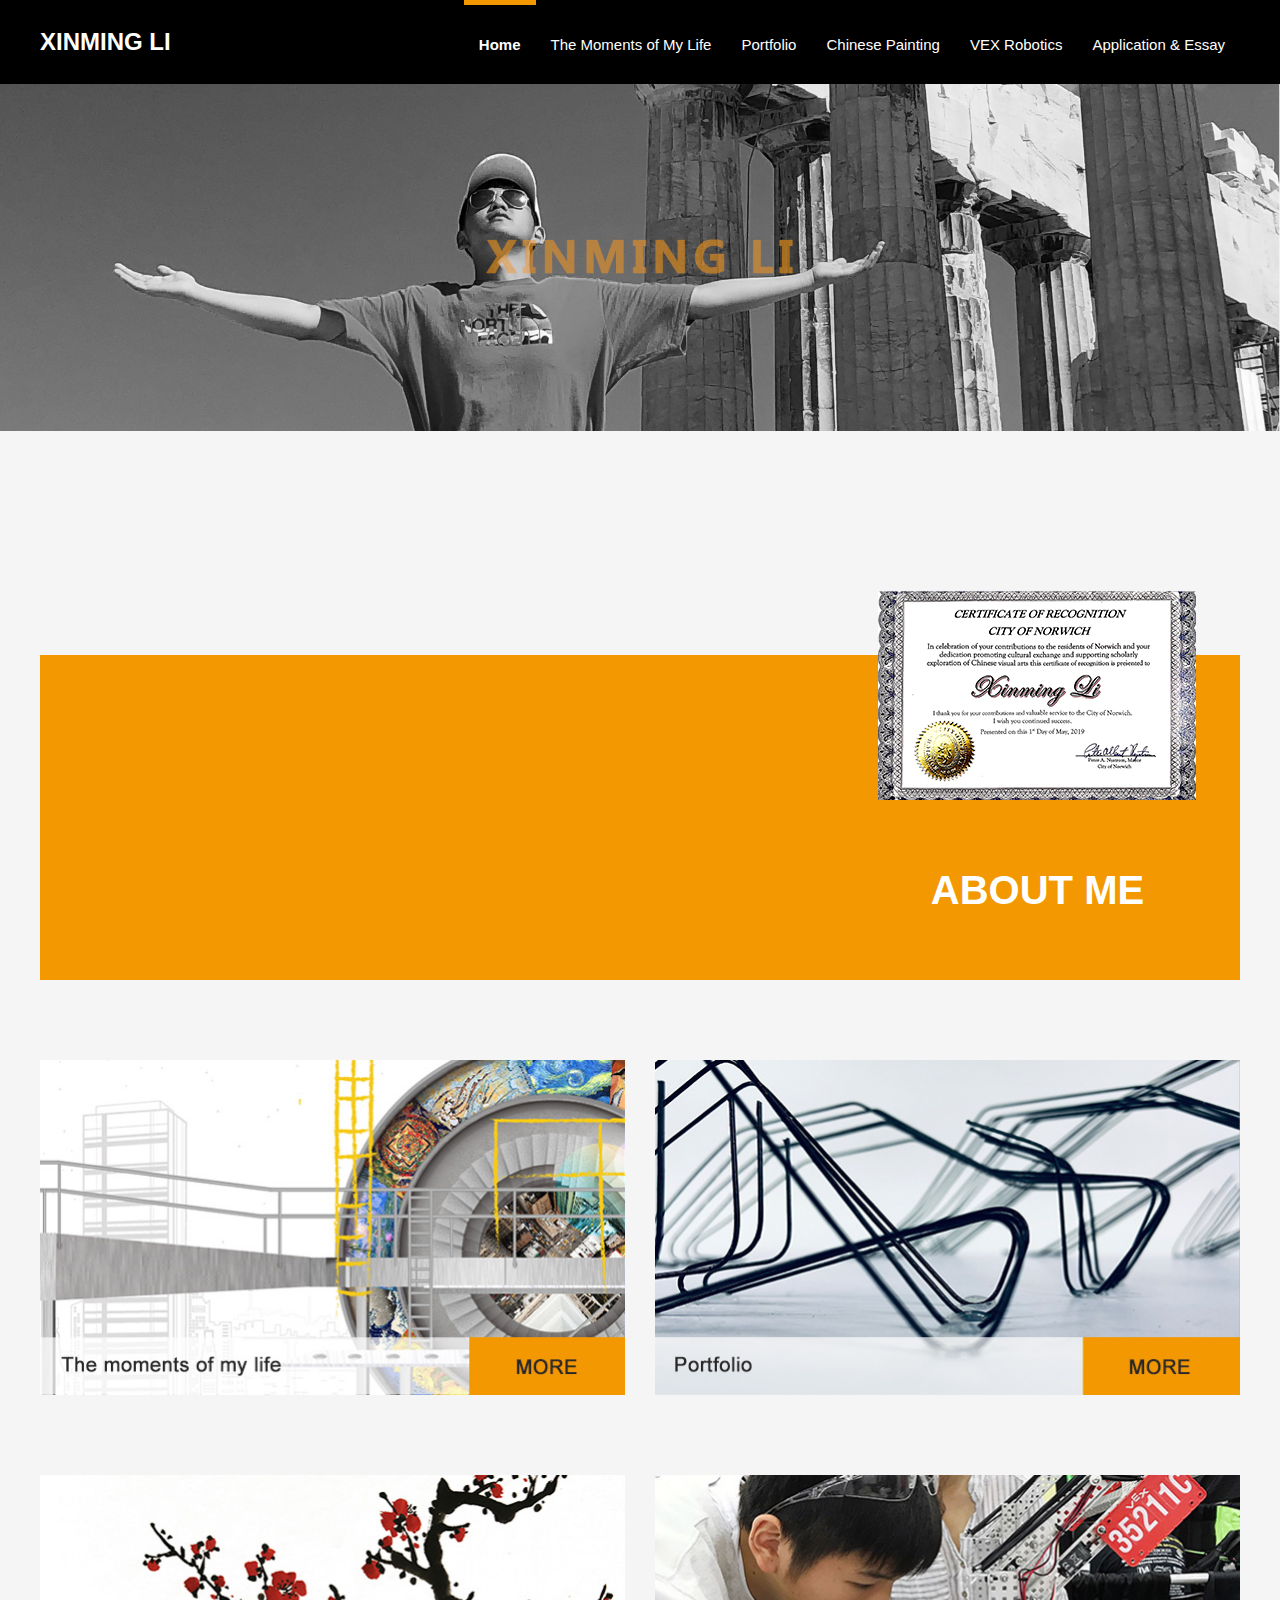
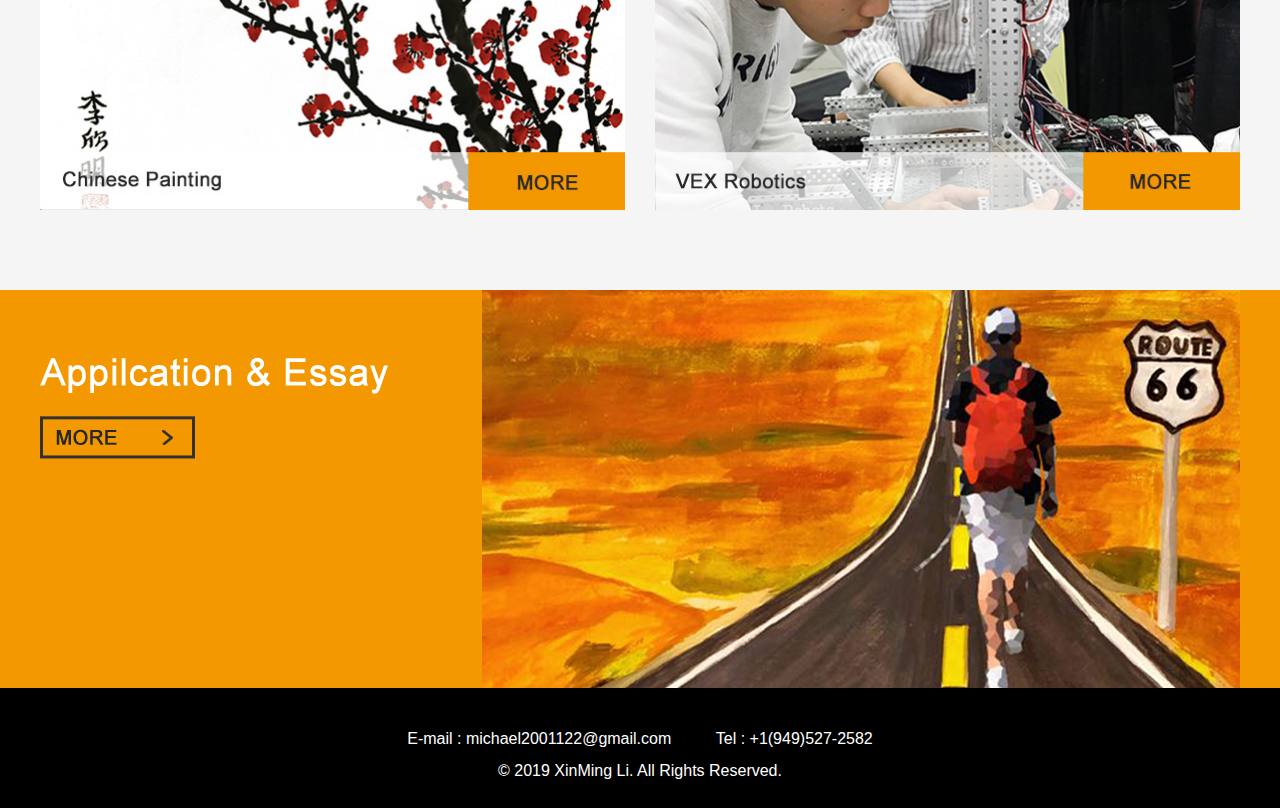
<file: index.html>
<!DOCTYPE html>
<html lang="zh-cn">
<head>
    <meta charset="utf-8">
    <meta name="viewport" content="width=device-width, initial-scale=1">
    <title>Home</title>
    <link rel="stylesheet" href="css/bootstrap.min.css">
    <link rel="stylesheet" href="css/swiper.min.css">
    <link rel="stylesheet" href="css/style.css">
    <script src="js/jquery.min.js"></script>
    <script src="js/bootstrap.min.js"></script>
    <script src="js/swiper.min.js"></script>
    <script src="js/active.js"></script>
</head>
<body>
<div class="header">
    <div class="maxwidth">
        <div class="logo"><a href="/index.html">XINMING LI</a></div>
        <div class="nav">
            <ul>
                <li class="active"><a href="/index.html">Home</a></li>
                <li><a href="/moments.html">The Moments of My Life</a></li>
                <li><a href="/portfolio.html">Portfolio</a></li>
                <li><a href="/painting.html">Chinese Painting</a></li>
                <li><a href="/vex.html">VEX Robotics</a></li>
                <li><a href="/application.html">Application & Essay</a></li>
            </ul>
        </div>
    </div>
</div>
<div class="center">
    <div class="banner"><img src="images/banner.jpg"></div>
    <div class="about">
        <div class="about_box">
            <div class="video">
                <iframe width="768" height="432" src=" https://www.youtube.com/embed/6g0KnLMuqvM " frameborder="0" allow="accelerometer; autoplay; encrypted-media; gyroscope; picture-in-picture" allowfullscreen></iframe>
            </div>
            <div class="honor">
                <div class="swiper-container">
                    <div class="swiper-wrapper">
                        <div class="swiper-slide"><img src="images/honor/1.jpg"></div>
                        <div class="swiper-slide"><img src="images/honor/2.jpg"></div>
                        <div class="swiper-slide"><img src="images/honor/3.jpg"></div>
                        <div class="swiper-slide"><img src="images/honor/4.jpg"></div>
                        <div class="swiper-slide"><img src="images/honor/5.jpg"></div>
                        <div class="swiper-slide"><img src="images/honor/6.jpg"></div>
                        <div class="swiper-slide"><img src="images/honor/7.jpg"></div>
                        <div class="swiper-slide"><img src="images/honor/8.jpg"></div>
                        <div class="swiper-slide"><img src="images/honor/9.jpg"></div>
                        <div class="swiper-slide"><img src="images/honor/10.jpg"></div>
                        <div class="swiper-slide"><img src="images/honor/11.jpg"></div>
                        <div class="swiper-slide"><img src="images/honor/12.jpg"></div>
                        <div class="swiper-slide"><img src="images/honor/13.jpg"></div>
                        <div class="swiper-slide"><img src="images/honor/14.jpg"></div>
                        <div class="swiper-slide"><img src="images/honor/15.jpg"></div>
                        <div class="swiper-slide"><img src="images/honor/16.jpg"></div>
                        <div class="swiper-slide"><img src="images/honor/17.jpg"></div>
                        <div class="swiper-slide"><img src="images/honor/18.jpg"></div>
                        <div class="swiper-slide"><img src="images/honor/19.jpg"></div>
                        <div class="swiper-slide"><img src="images/honor/20.jpg"></div>
                        <div class="swiper-slide"><img src="images/honor/21.jpg"></div>
                        <div class="swiper-slide"><img src="images/honor/22.jpg"></div>
                    </div>
                </div>
                <script>
                    var swiper = new Swiper('.swiper-container',{
                        autoplay:true
                    });
                </script>
            </div>
            <div class="me">ABOUT ME</div>
        </div>
    </div>
    <div class="menu">
        <div class="maxwidth">
            <a href="/moments.html"><img src="images/menu1.jpg"></a>
            <a href="/portfolio.html"><img src="images/menu2.jpg"></a>
            <a href="/painting.html"><img src="images/menu3.jpg"></a>
            <a href="/vex.html"><img src="images/menu4.jpg"></a>
        </div>
    </div>
    <div class="application">
        <div class="maxwidth">
            <a href="/application.html"><img src="images/application.png"></a>
        </div>
    </div>
</div>
<div class="footer">
    <p>E-mail : michael2001122@gmail.com&nbsp;&nbsp;&nbsp;&nbsp;&nbsp;&nbsp;&nbsp;&nbsp;&nbsp;&nbsp;Tel : +1(949)527-2582</p>
    <p>© 2019 XinMing Li.   All Rights Reserved.</p>
</div>
</body>
</html>
</file>
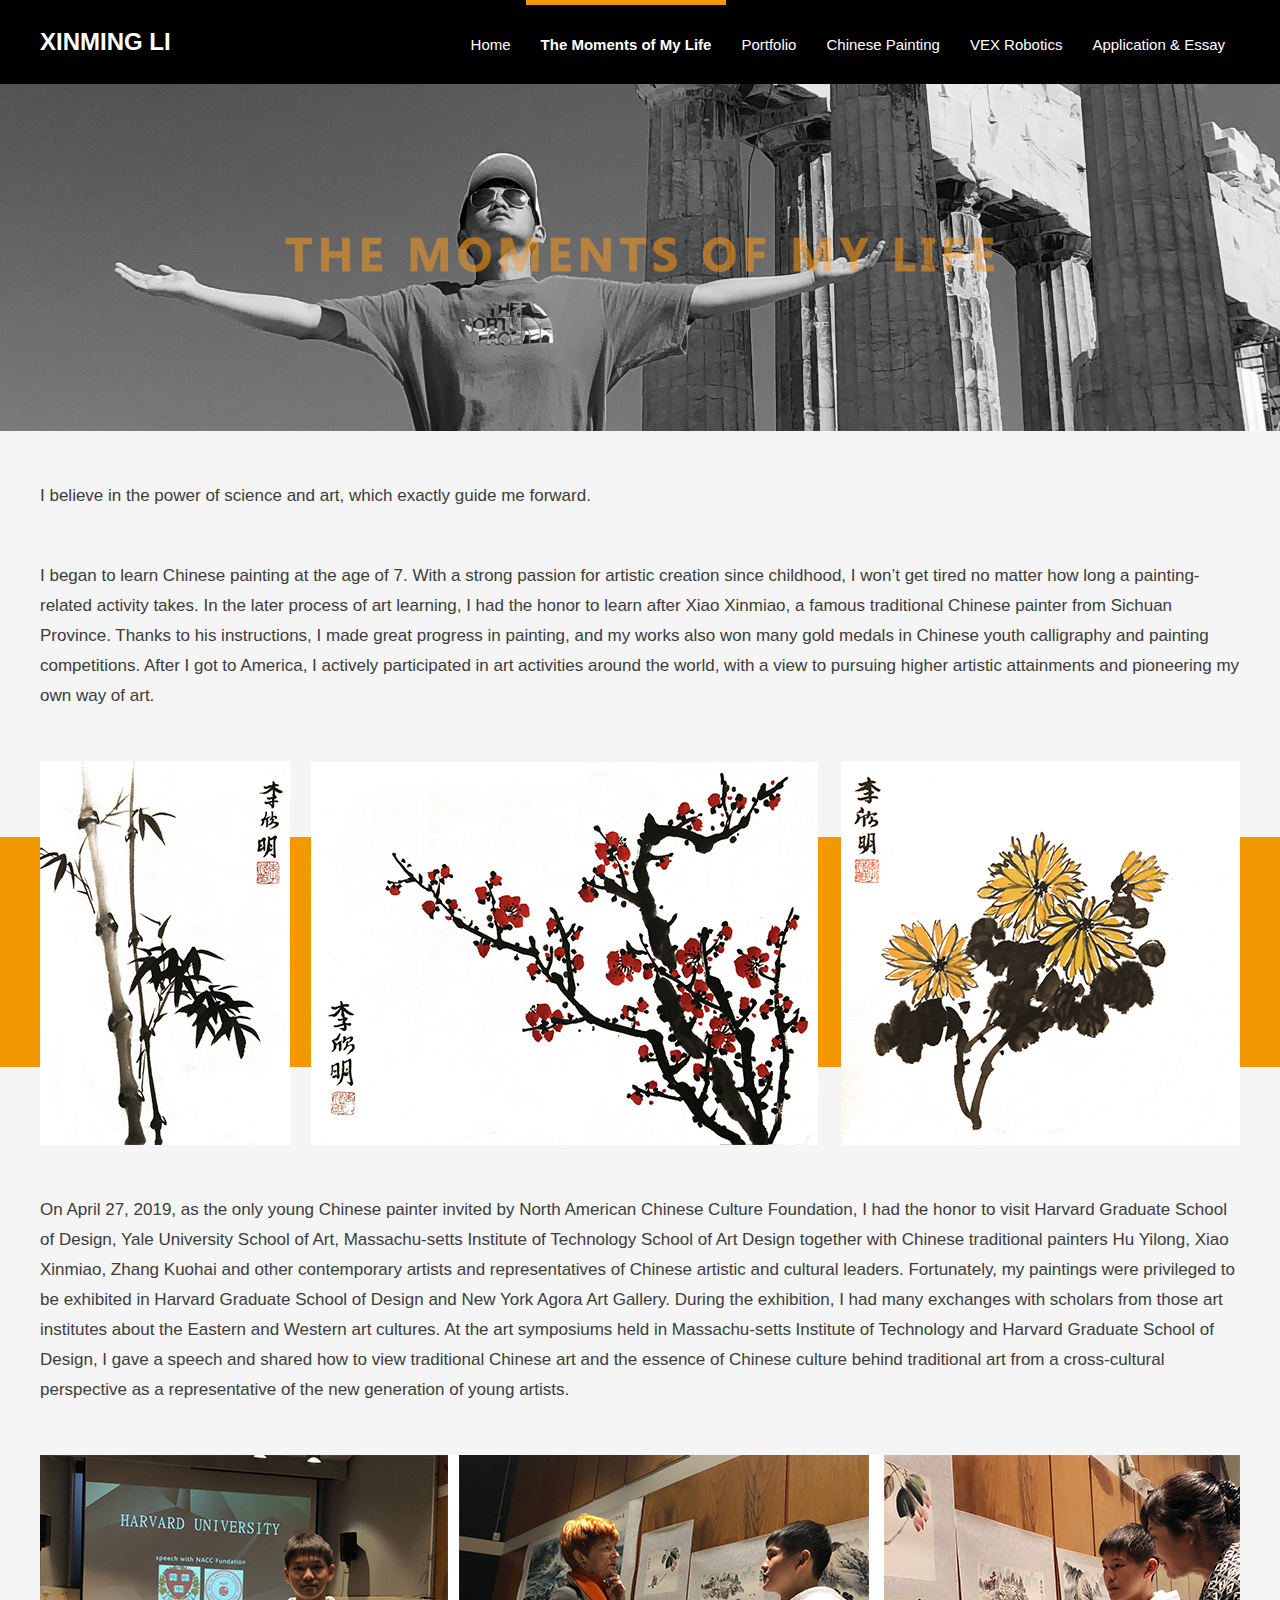
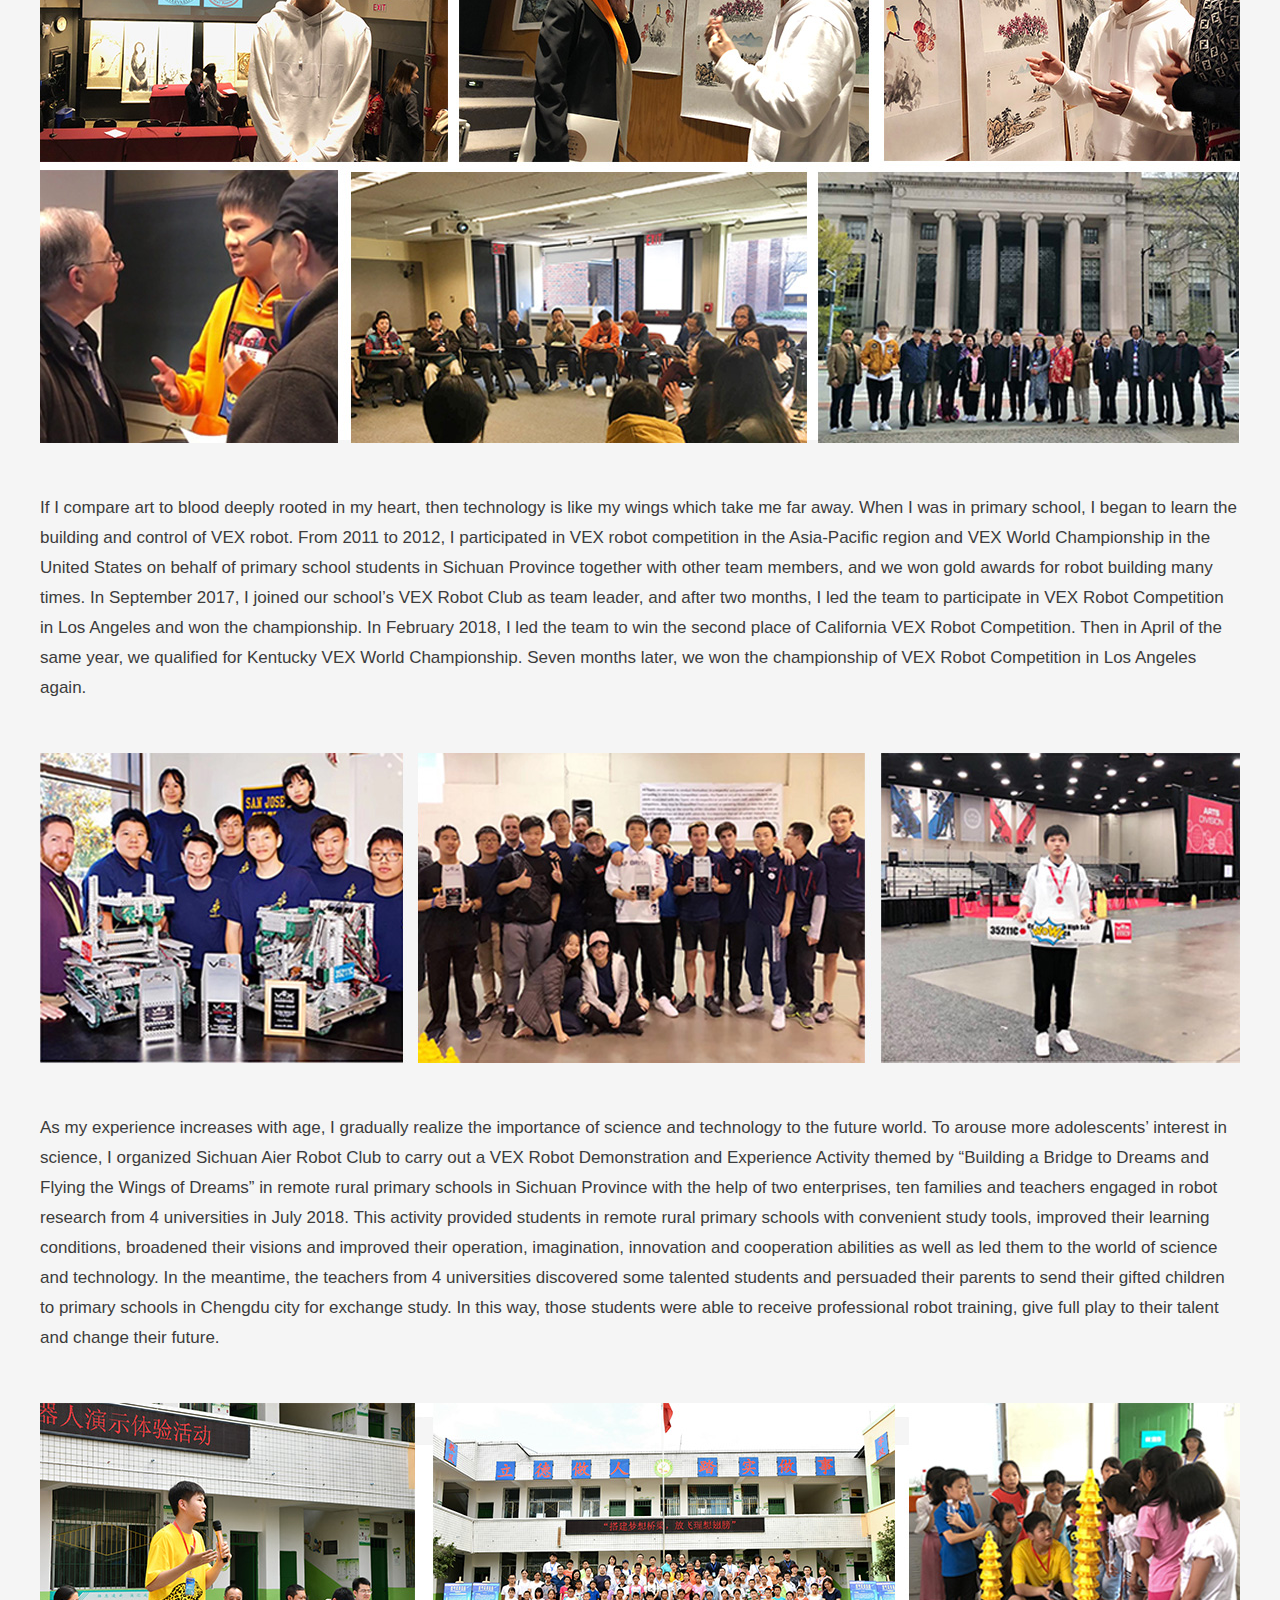
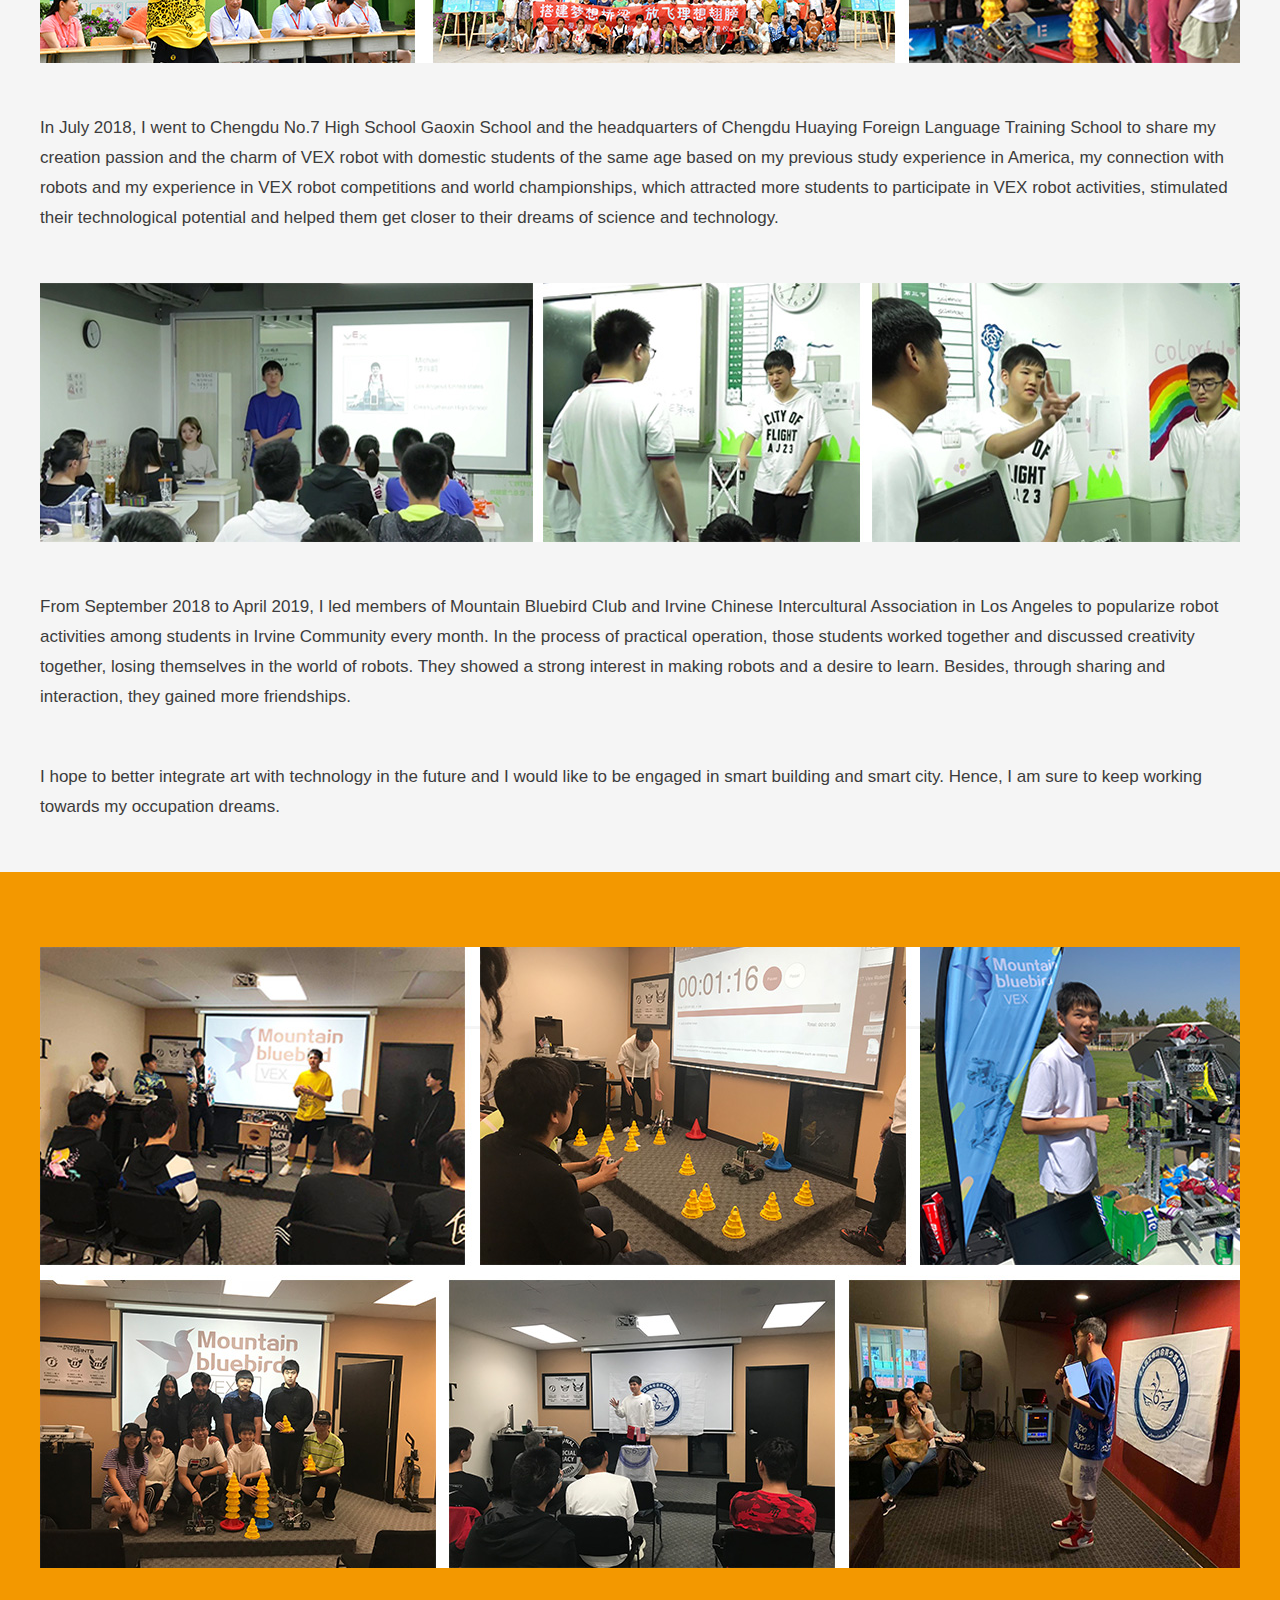
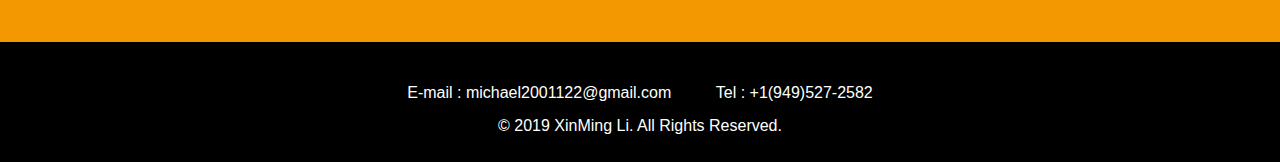
<file: moments.html>
<!DOCTYPE html>
<html lang="zh-cn">
<head>
    <meta charset="utf-8">
    <meta name="viewport" content="width=device-width, initial-scale=1">
    <title>Moments</title>
    <link rel="stylesheet" href="css/bootstrap.min.css">
    <link rel="stylesheet" href="css/swiper.min.css">
    <link rel="stylesheet" href="css/style.css">
    <script src="js/jquery.min.js"></script>
    <script src="js/bootstrap.min.js"></script>
    <script src="js/swiper.min.js"></script>
    <script src="js/active.js"></script>
</head>
<body>
<div class="header">
    <div class="maxwidth">
        <div class="logo"><a href="/index.html">XINMING LI</a></div>
        <div class="nav">
            <ul>
                <li><a href="/index.html">Home</a></li>
                <li class="active"><a href="/moments.html">The Moments of My Life</a></li>
                <li><a href="/portfolio.html">Portfolio</a></li>
                <li><a href="/painting.html">Chinese Painting</a></li>
                <li><a href="/vex.html">VEX Robotics</a></li>
                <li><a href="/application.html">Application & Essay</a></li>
            </ul>
        </div>
    </div>
</div>
<div class="center">
    <div class="banner"><img src="images/moments/banner.jpg"></div>
    <div class="content">
        <div class="maxwidth">
            <P>I believe in the power of science and art, which exactly guide me forward.</P>
            <P>I began to learn Chinese painting at the age of 7. With a strong passion for artistic creation since childhood, I won’t get tired no matter how long a painting-related activity takes. In the later process of art learning, I had the honor to learn after Xiao Xinmiao, a famous traditional Chinese painter from Sichuan Province. Thanks to his instructions, I made great progress in painting, and my works also won many gold medals in Chinese youth calligraphy and painting competitions. After I got to America, I actively participated in art activities around the world, with a view to pursuing higher artistic attainments and pioneering my own way of art.</P>
        </div>
        <div class="fluidbox moments_bg1"><img src="images/moments/1.png"></div>
        <div class="maxwidth">
            <P>On April 27, 2019, as the only young Chinese painter invited by North American Chinese Culture Foundation, I had the honor to visit Harvard Graduate School of Design, Yale University School of Art, Massachu-setts Institute of Technology School of Art Design together with Chinese traditional painters Hu Yilong, Xiao Xinmiao, Zhang Kuohai and other contemporary artists and representatives of Chinese artistic and cultural leaders. Fortunately, my paintings were privileged to be exhibited in Harvard Graduate School of Design and New York Agora Art Gallery. During the exhibition, I had many exchanges with scholars from those art institutes about the Eastern and Western art cultures. At the art symposiums held in Massachu-setts Institute of Technology and Harvard Graduate School of Design, I gave a speech and shared how to view traditional Chinese art and the essence of Chinese culture behind traditional art from a cross-cultural perspective as a representative of the new generation of young artists.</P>
            <P><img src="images/moments/2.jpg"></P>
            <P>If I compare art to blood deeply rooted in my heart, then technology is like my wings which take me far away. When I was in primary school, I began to learn the building and control of VEX robot. From 2011 to 2012, I participated in VEX robot competition in the Asia-Pacific region and VEX World Championship in the United States on behalf of primary school students in Sichuan Province together with other team members, and we won gold awards for robot building many times. In September 2017, I joined our school’s VEX Robot Club as team leader, and after two months, I led the team to participate in VEX Robot Competition in Los Angeles and won the championship. In February 2018, I led the team to win the second place of California VEX Robot Competition. Then in April of the same year, we qualified for Kentucky VEX World Championship. Seven months later, we won the championship of VEX Robot Competition in Los Angeles again.</P>
            <P><img src="images/moments/3.jpg"></P>
            <P>As my experience increases with age, I gradually realize the importance of science and technology to the future world. To arouse more adolescents’ interest in science, I organized Sichuan Aier Robot Club to carry out a VEX Robot Demonstration and Experience Activity themed by “Building a Bridge to Dreams and Flying the Wings of Dreams” in remote rural primary schools in Sichuan Province with the help of two enterprises, ten families and teachers engaged in robot research from 4 universities in July 2018. This activity provided students in remote rural primary schools with convenient study tools, improved their learning conditions, broadened their visions and improved their operation, imagination, innovation and cooperation abilities as well as led them to the world of science and technology. In the meantime, the teachers from 4 universities discovered some talented students and persuaded their parents to send their gifted children to primary schools in Chengdu city for exchange study. In this way, those students were able to receive professional robot training, give full play to their talent and change their future.</P>
            <P><img src="images/moments/4.jpg"></P>
            <P>In July 2018, I went to Chengdu No.7 High School Gaoxin School and the headquarters of Chengdu Huaying Foreign Language Training School to share my creation passion and the charm of VEX robot with domestic students of the same age based on my previous study experience in America, my connection with robots and my experience in VEX robot competitions and world championships, which attracted more students to participate in VEX robot activities, stimulated their technological potential and helped them get closer to their dreams of science and technology.</P>
            <P><img src="images/moments/5.jpg"></P>
            <P>From September 2018 to April 2019, I led members of Mountain Bluebird Club and Irvine Chinese Intercultural Association in Los Angeles to popularize robot activities among students in Irvine Community every month. In the process of practical operation, those students worked together and discussed creativity together, losing themselves in the world of robots. They showed a strong interest in making robots and a desire to learn. Besides, through sharing and interaction, they gained more friendships.</P>
            <P>I hope to better integrate art with technology in the future and I would like to be engaged in smart building and smart city. Hence, I am sure to keep working towards my occupation dreams.</P>
        </div>
        <div class="fluidbox moments_bg2"><img src="images/moments/6.jpg"></div>
    </div>
</div>
<div class="footer">
    <p>E-mail : michael2001122@gmail.com&nbsp;&nbsp;&nbsp;&nbsp;&nbsp;&nbsp;&nbsp;&nbsp;&nbsp;&nbsp;Tel : +1(949)527-2582</p>
    <p>© 2019 XinMing Li.   All Rights Reserved.</p>
</div>
</body>
</html>
</file>
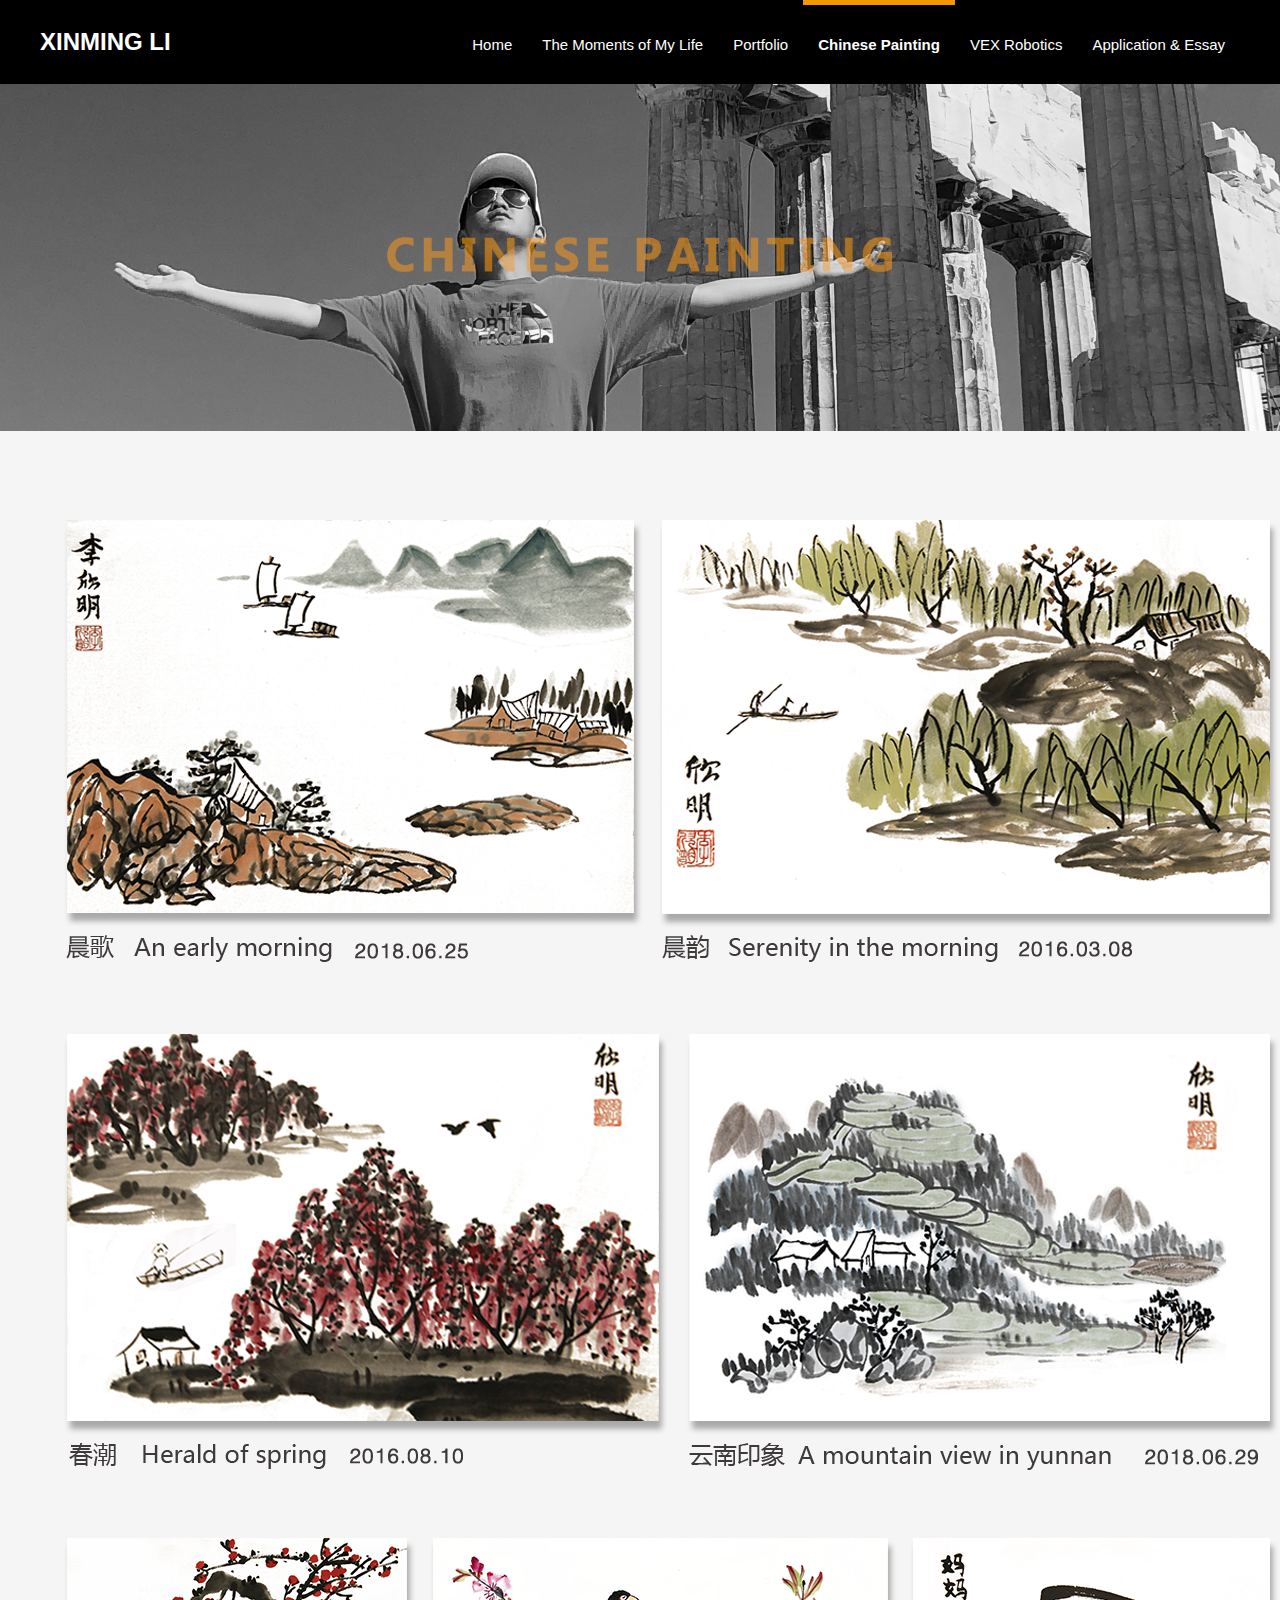
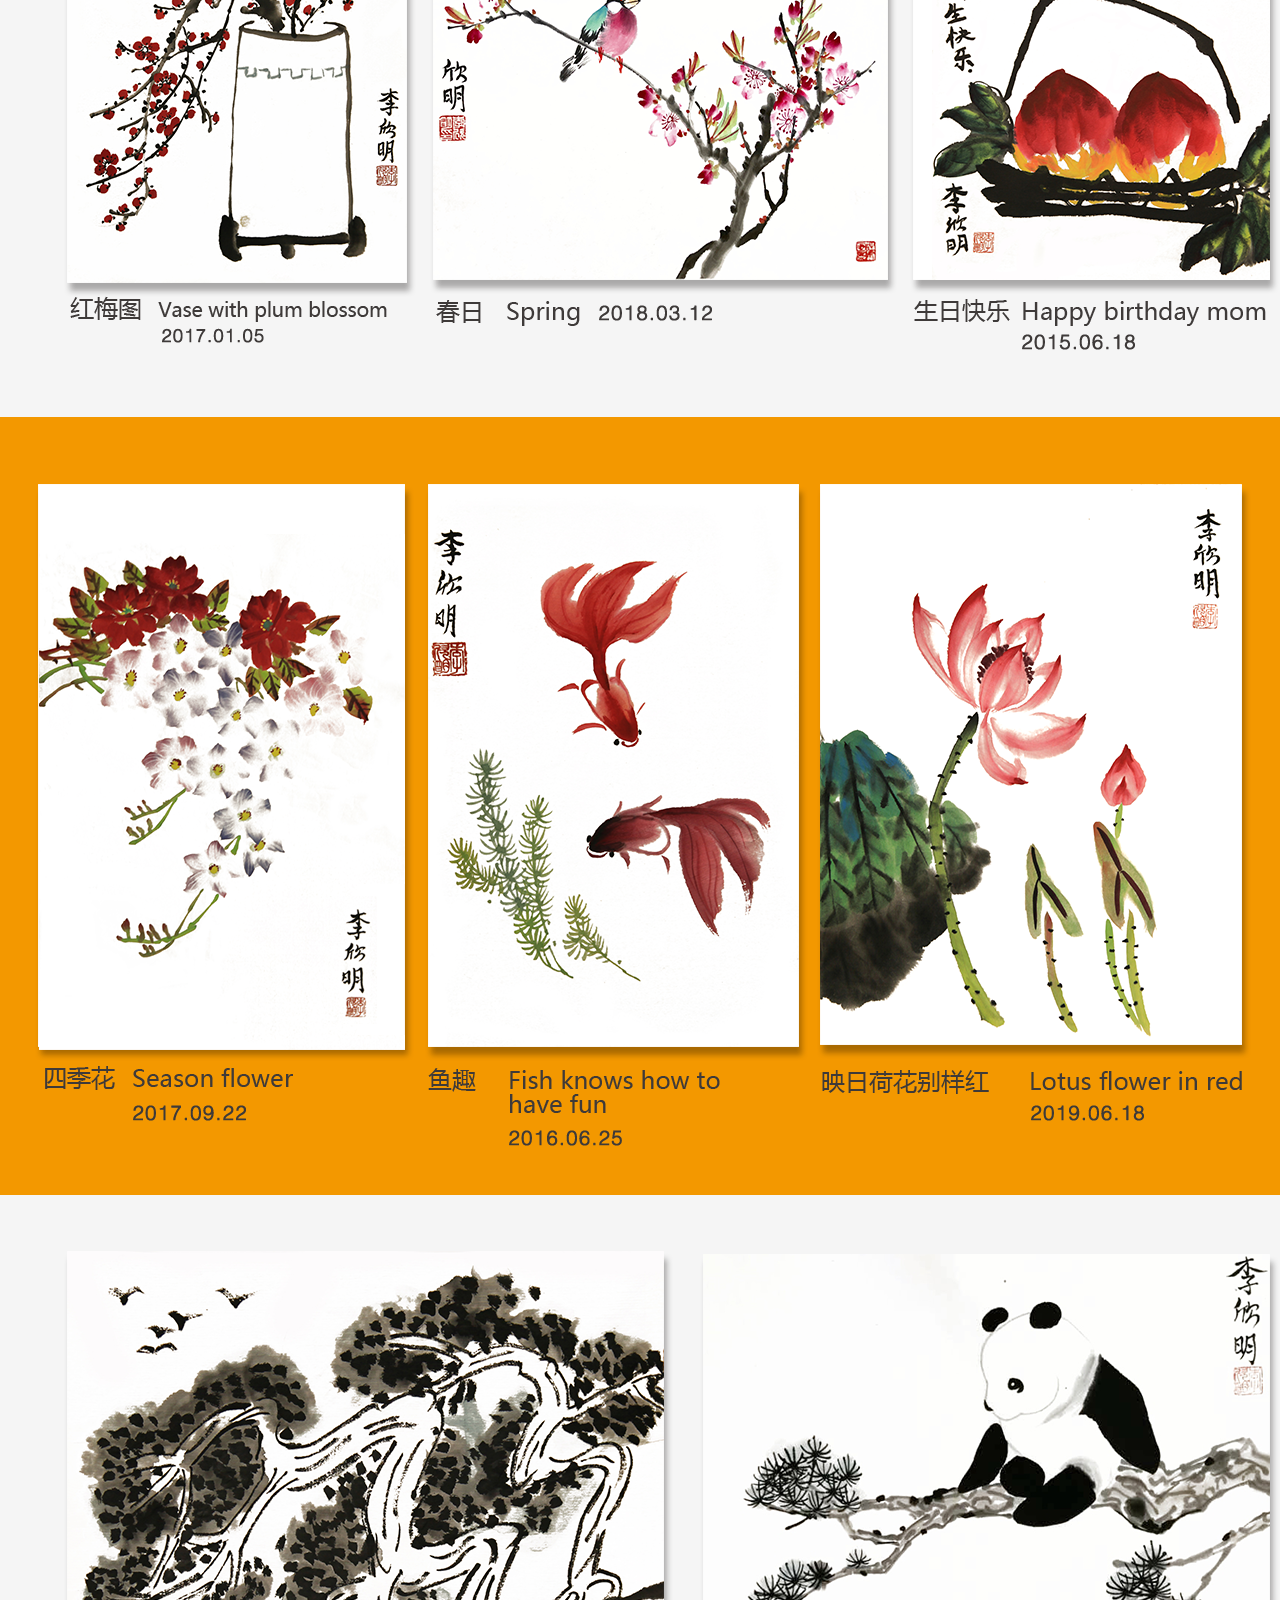
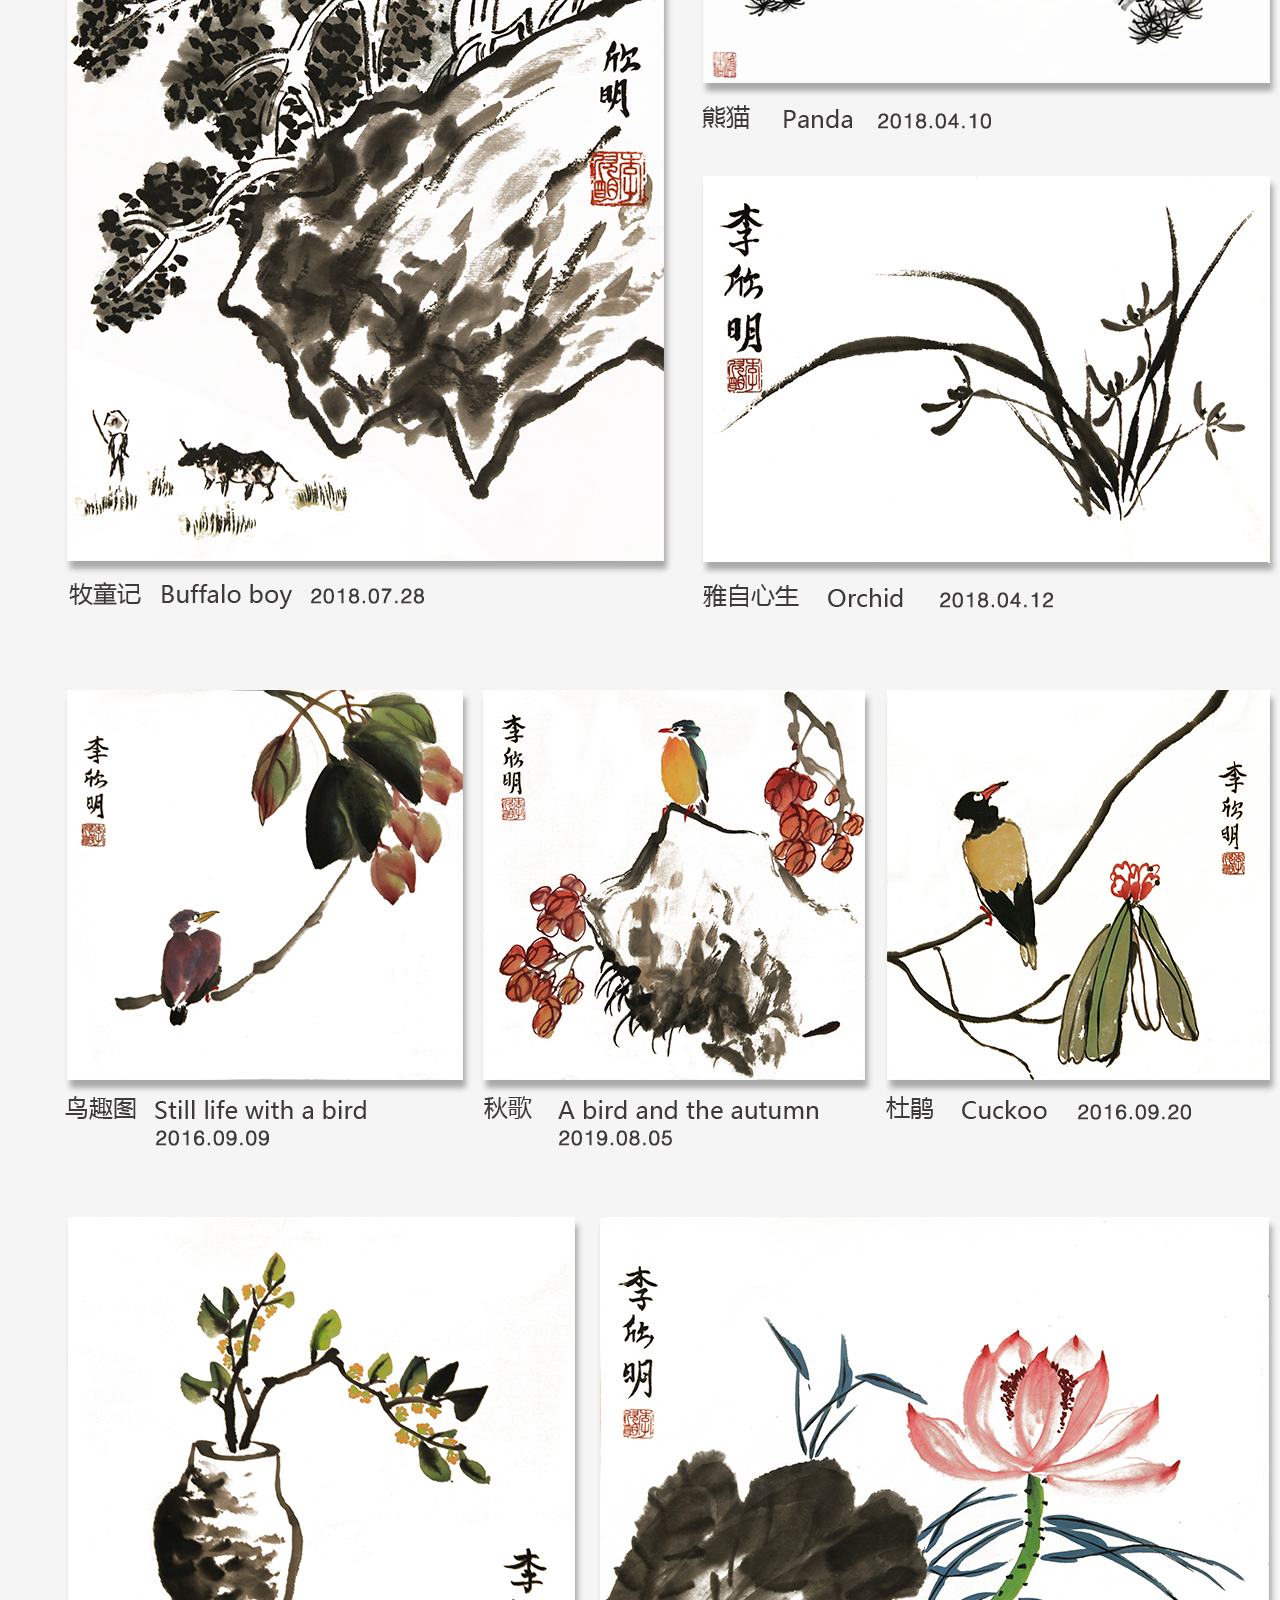
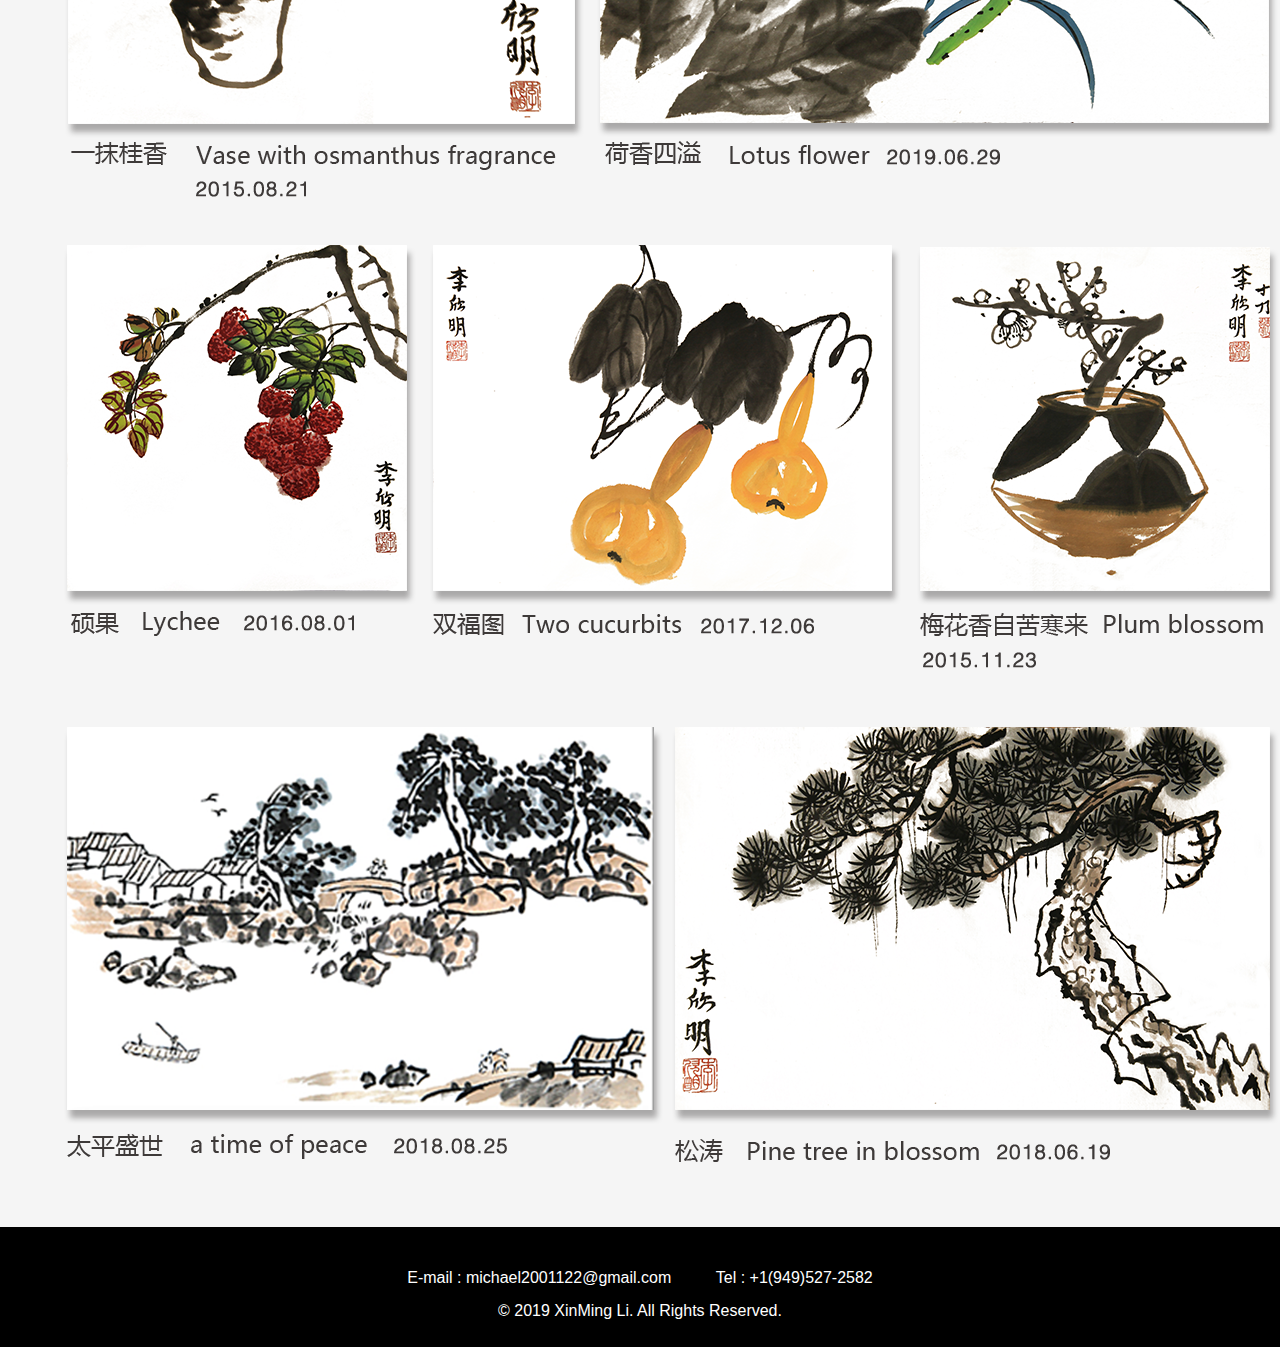
<file: painting.html>
<!DOCTYPE html>
<html lang="zh-cn">
<head>
    <meta charset="utf-8">
    <meta name="viewport" content="width=device-width, initial-scale=1">
    <title>Chinese Painting</title>
    <link rel="stylesheet" href="css/bootstrap.min.css">
    <link rel="stylesheet" href="css/swiper.min.css">
    <link rel="stylesheet" href="css/style.css">
    <script src="js/jquery.min.js"></script>
    <script src="js/bootstrap.min.js"></script>
    <script src="js/swiper.min.js"></script>
    <script src="js/active.js"></script>
</head>
<body>
<div class="header">
    <div class="maxwidth">
        <div class="logo"><a href="/index.html">XINMING LI</a></div>
        <div class="nav">
            <ul>
                <li><a href="/index.html">Home</a></li>
                <li><a href="/moments.html">The Moments of My Life</a></li>
                <li><a href="/portfolio.html">Portfolio</a></li>
                <li class="active"><a href="/painting.html">Chinese Painting</a></li>
                <li><a href="/vex.html">VEX Robotics</a></li>
                <li><a href="/application.html">Application & Essay</a></li>
            </ul>
        </div>
    </div>
</div>
<div class="center">
    <div class="banner"><img src="images/painting/banner.jpg"></div>
    <div class="text-center" style="margin-top:70px;">
        <div class="maxwidth">
            <img src="images/painting/1.png">
            <img src="images/painting/2.png">
            <img src="images/painting/3.png">
        </div>
        <div style="background: #f39800;">
            <img src="images/painting/4.png">
        </div>
        <div class="maxwidth">
            <img src="images/painting/5.png">
            <img src="images/painting/6.png">
            <img src="images/painting/7.png">
            <img src="images/painting/8.png">
            <img src="images/painting/9.png">
            <img src="images/painting/10.png">
        </div>
    </div>
</div>
<div class="footer">
    <p>E-mail : michael2001122@gmail.com&nbsp;&nbsp;&nbsp;&nbsp;&nbsp;&nbsp;&nbsp;&nbsp;&nbsp;&nbsp;Tel : +1(949)527-2582</p>
    <p>© 2019 XinMing Li.   All Rights Reserved.</p>
</div>
</body>
</html>
</file>
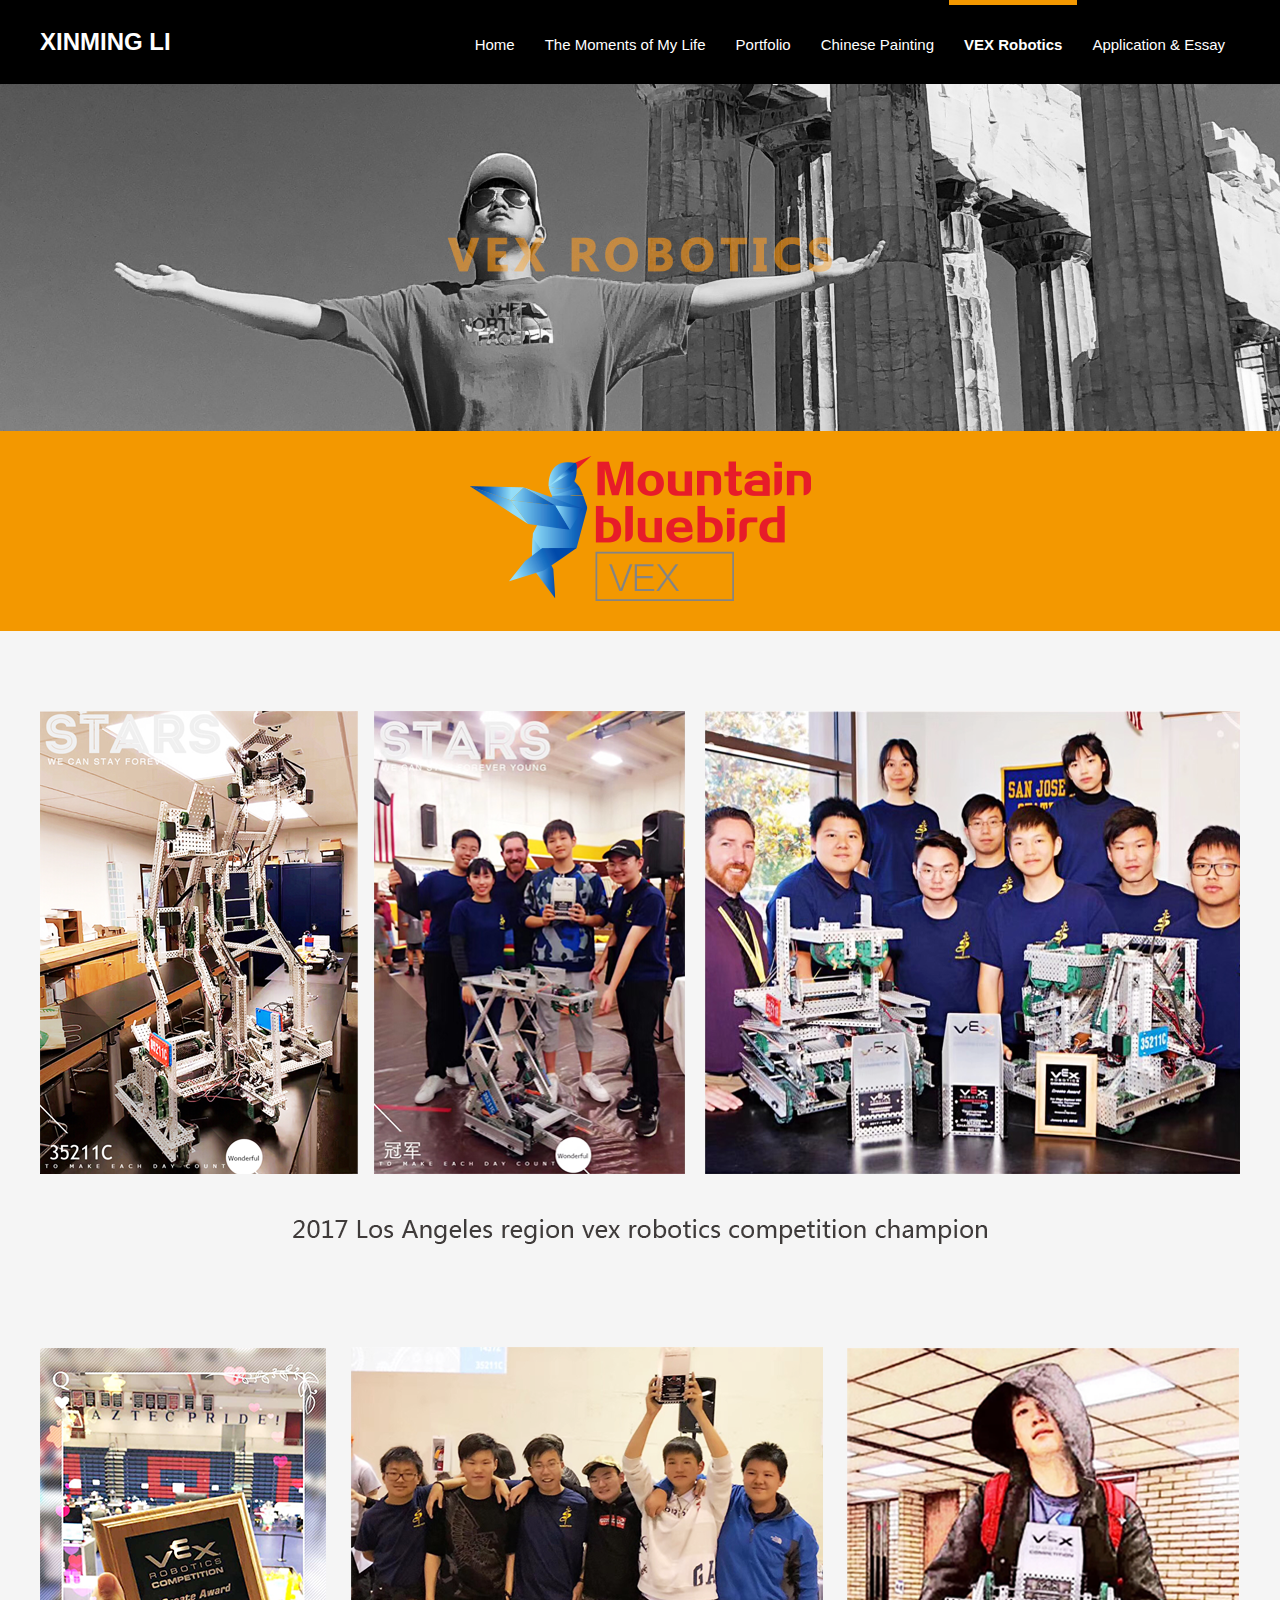
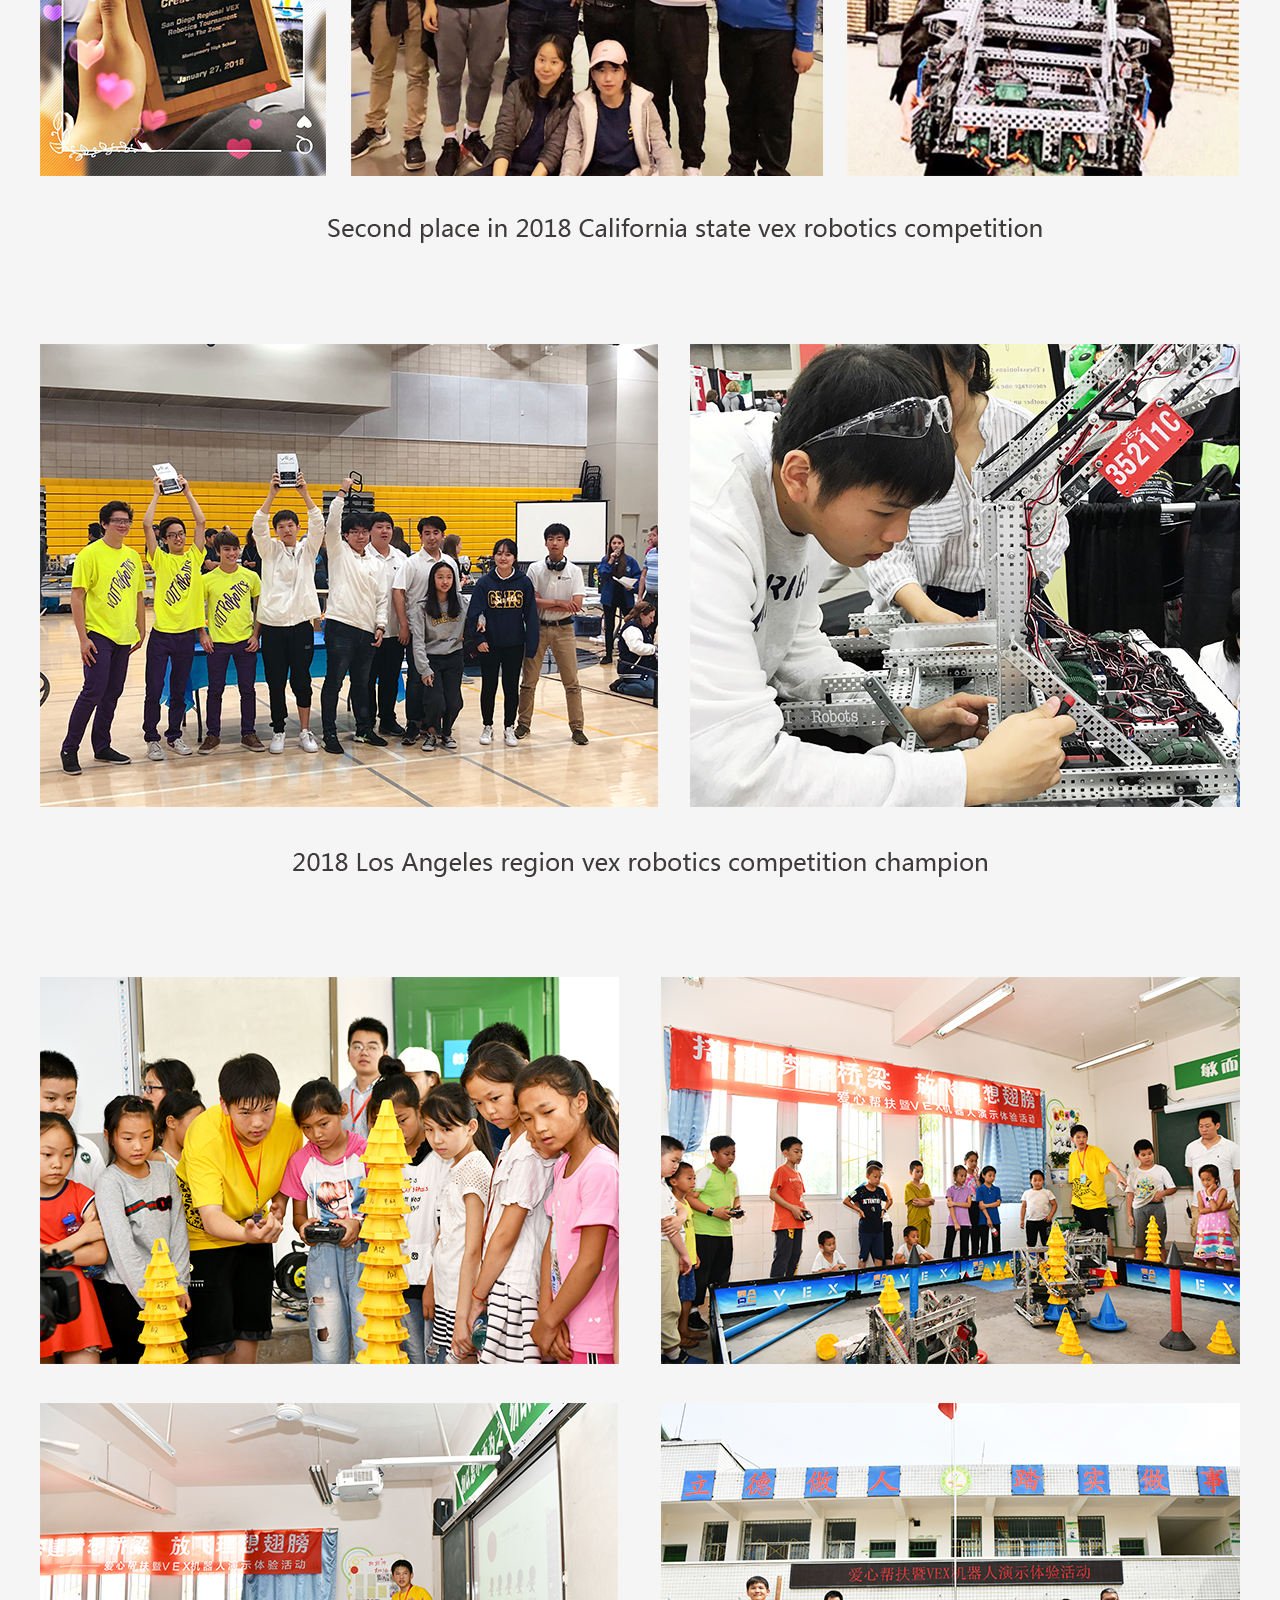
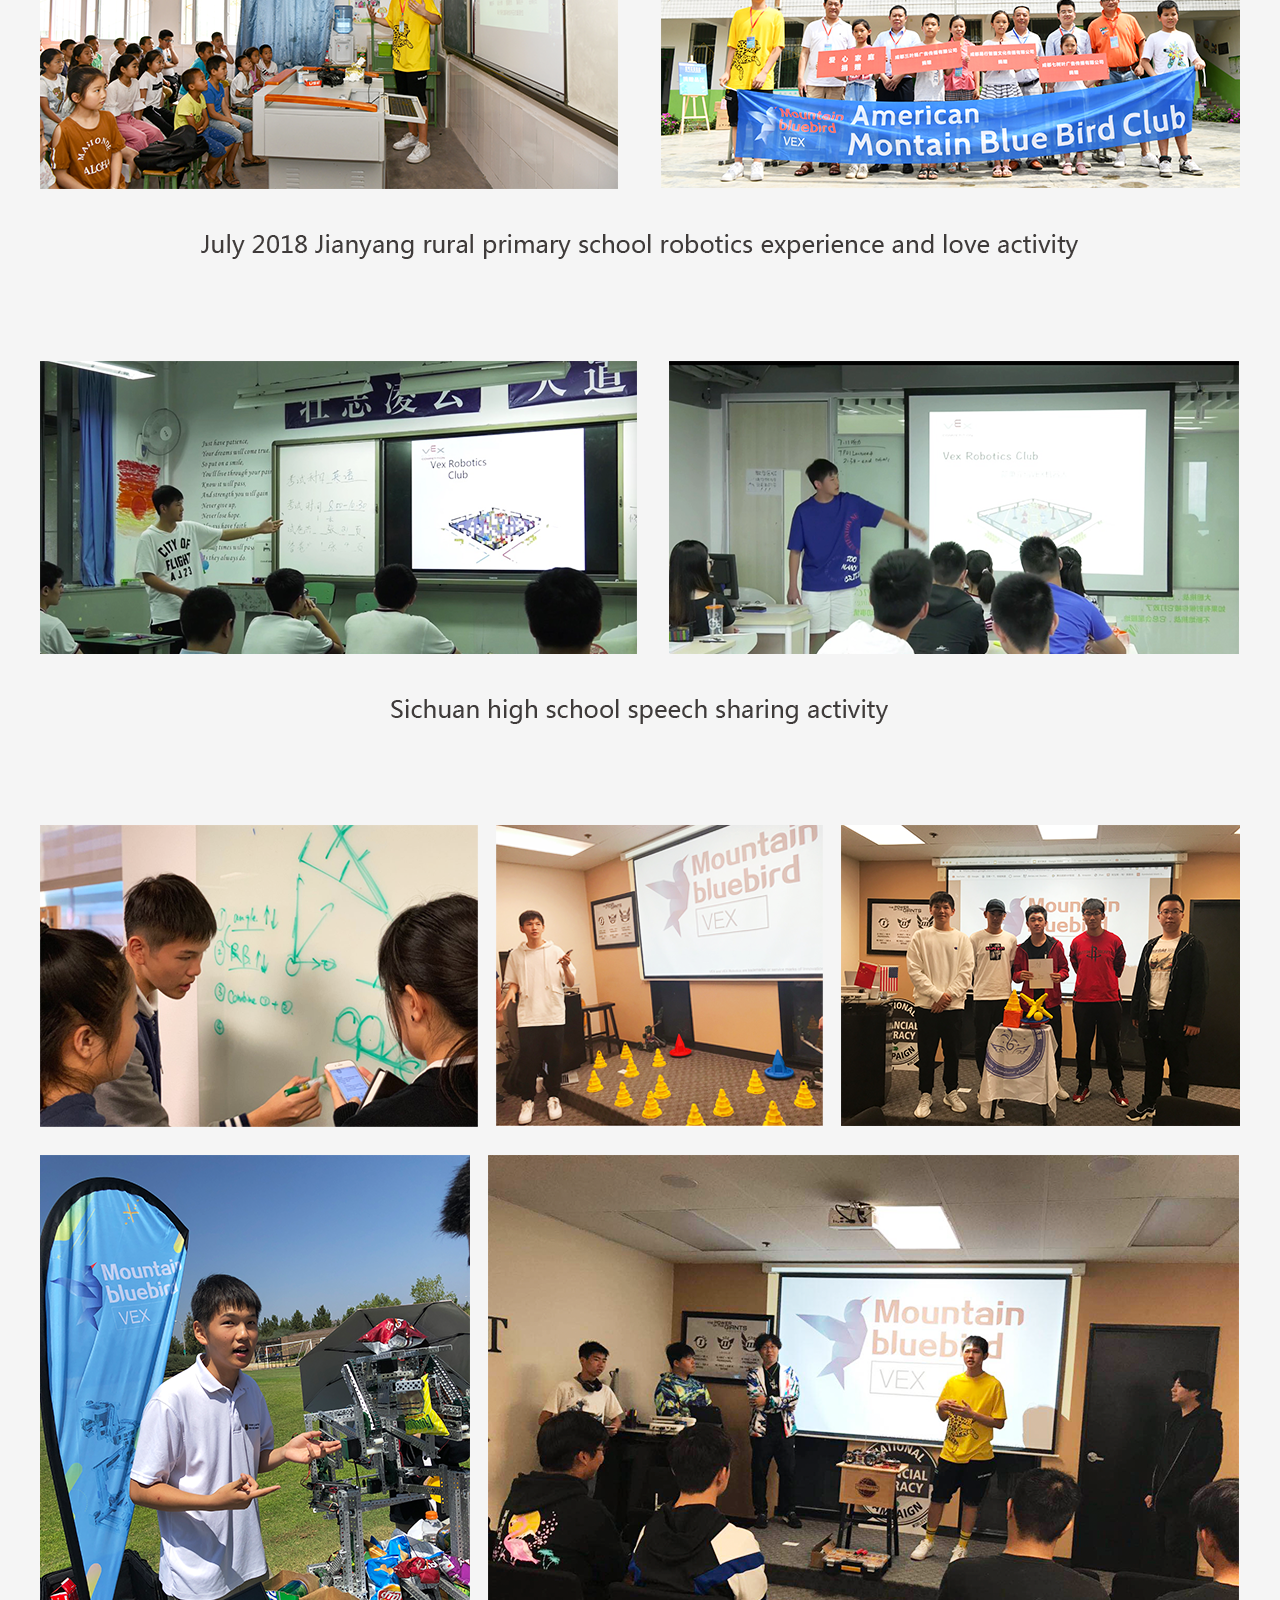
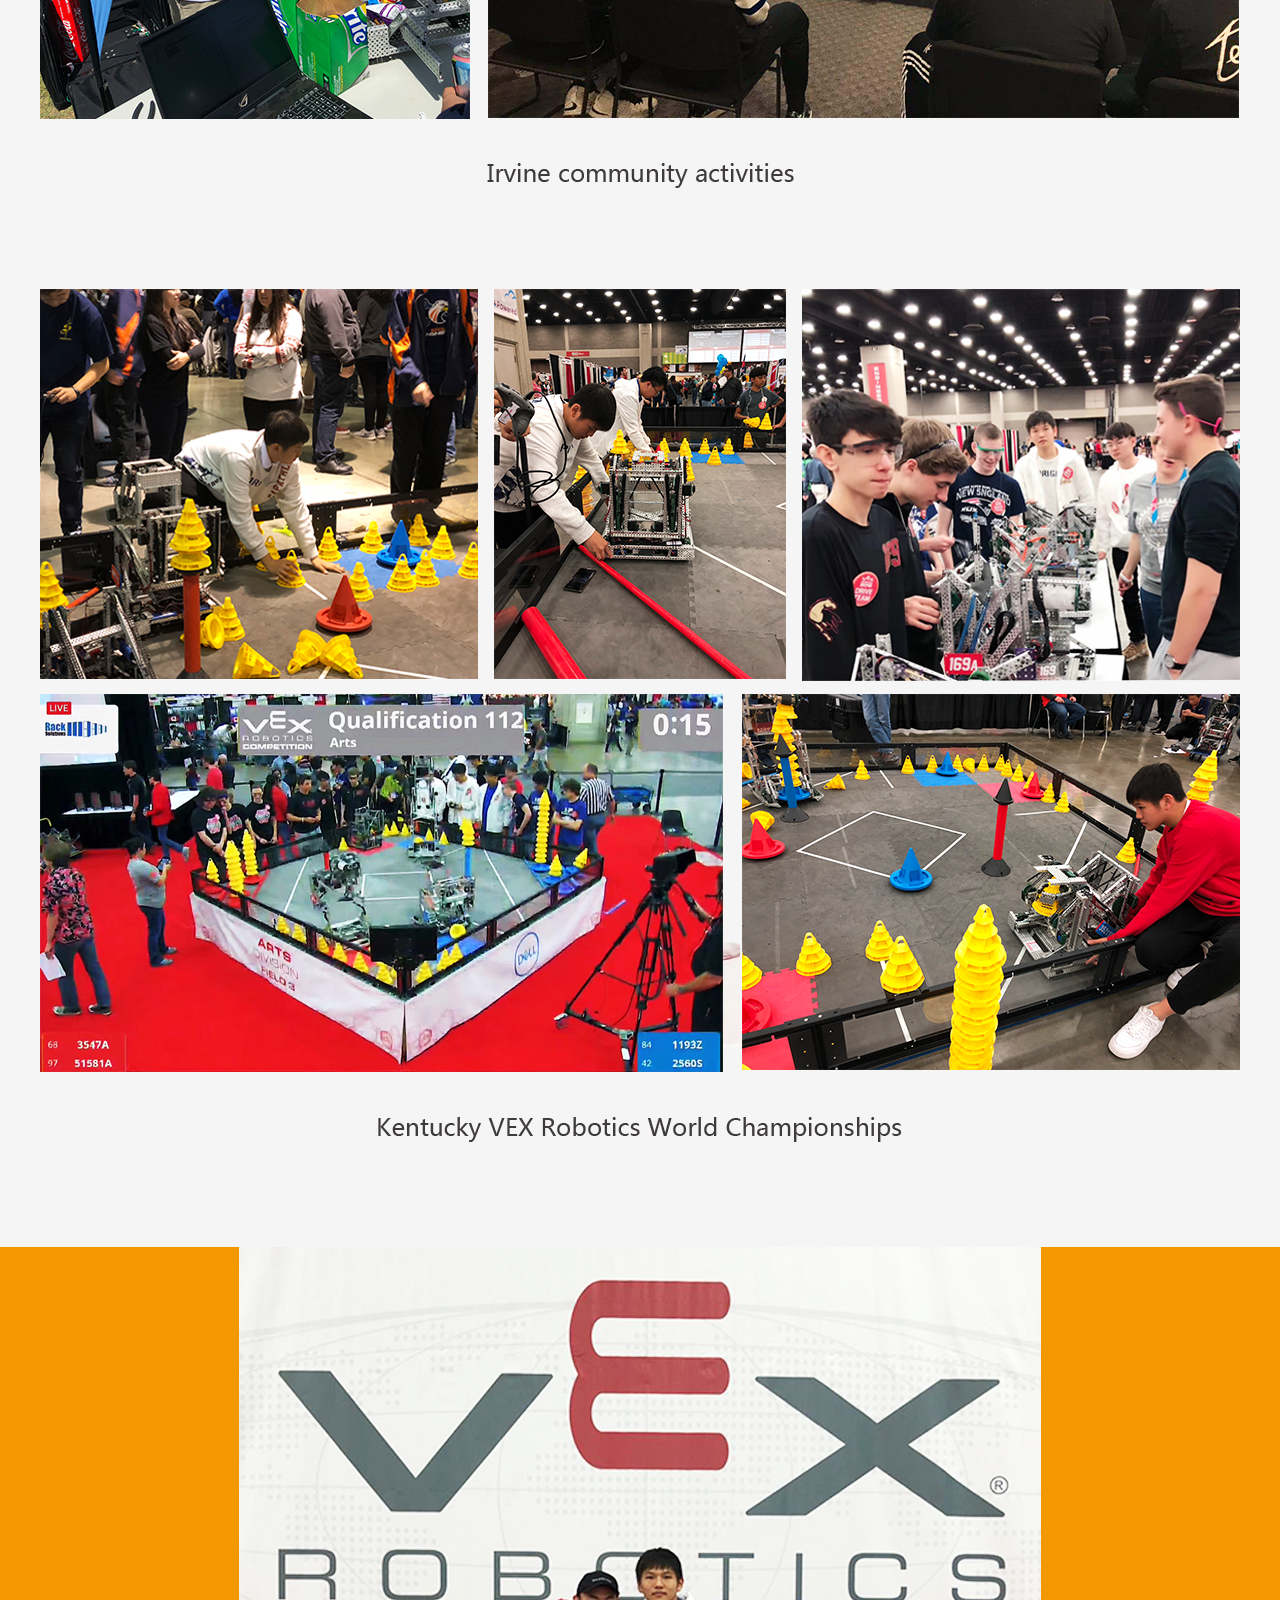
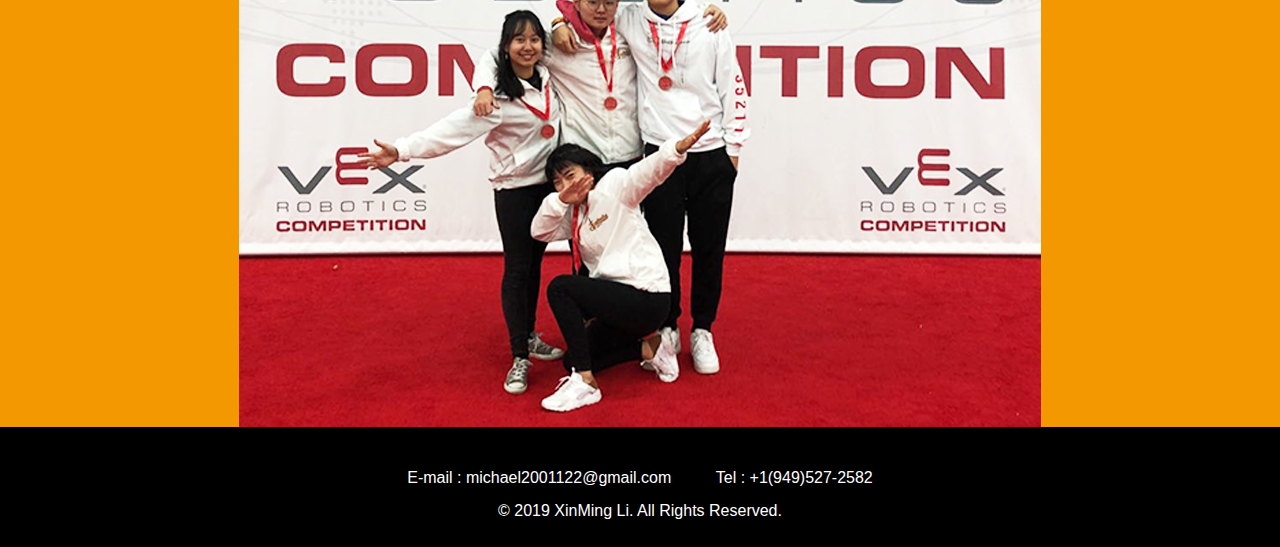
<file: vex.html>
<!DOCTYPE html>
<html lang="zh-cn">
<head>
    <meta charset="utf-8">
    <meta name="viewport" content="width=device-width, initial-scale=1">
    <title>VEX</title>
    <link rel="stylesheet" href="css/bootstrap.min.css">
    <link rel="stylesheet" href="css/swiper.min.css">
    <link rel="stylesheet" href="css/style.css">
    <script src="js/jquery.min.js"></script>
    <script src="js/bootstrap.min.js"></script>
    <script src="js/swiper.min.js"></script>
    <script src="js/active.js"></script>
</head>
<body>
<div class="header">
    <div class="maxwidth">
        <div class="logo"><a href="/index.html">XINMING LI</a></div>
        <div class="nav">
            <ul>
                <li><a href="/index.html">Home</a></li>
                <li><a href="/moments.html">The Moments of My Life</a></li>
                <li><a href="/portfolio.html">Portfolio</a></li>
                <li><a href="/painting.html">Chinese Painting</a></li>
                <li class="active"><a href="/vex.html">VEX Robotics</a></li>
                <li><a href="/application.html">Application & Essay</a></li>
            </ul>
        </div>
    </div>
</div>
<div class="center">
    <div class="banner"><img src="images/vex/banner.jpg"></div>
    <div class="vexhead"><img src="images/vex/logo.png"></div>
    <div class="maxwidth">
        <div class="text-center">
            <img src="images/vex/1.png">
            <img src="images/vex/2.png">
            <img src="images/vex/3.png">
            <img src="images/vex/4.png">
            <img src="images/vex/5.png">
            <img src="images/vex/6.png">
            <img src="images/vex/7.png">
        </div>
    </div>
    <div class="text-center" style="background: #f39800;">
        <img src="images/vex/8.png">
    </div>
</div>
<div class="footer">
    <p>E-mail : michael2001122@gmail.com&nbsp;&nbsp;&nbsp;&nbsp;&nbsp;&nbsp;&nbsp;&nbsp;&nbsp;&nbsp;Tel : +1(949)527-2582</p>
    <p>© 2019 XinMing Li.   All Rights Reserved.</p>
</div>
</body>
</html>
</file>
<file: css/style.css>
﻿@charset "utf-8";
body{font-size:16px; background: #f5f5f5; font-family: "arial"}

.maxwidth{width:1200px; margin:0 auto;}
ul,li{ list-style: none; margin:0; padding:0}
a:hover{ text-decoration: none;}
.swiper-container{width:100%;}

.header{height:84px; background: #000}
.header .logo{float:left; font-weight: bold; font-size:24px; line-height: 84px;}
.header .logo a{color:#fff;}
.header .nav{ float:right;}
.header .nav ul li{border-top:5px solid #000; font-size:15px;-webkit-text-size-adjust:none; float:left; padding:0 15px; line-height: 79px;}
.header .nav ul li a{color:#fff;}
.header .nav ul li:hover{border-top:5px solid #f39800; font-weight: bold}
.header .nav ul li.active{border-top:5px solid #f39800; font-weight: bold}

.banner{width:100%;  margin:0 auto}
.banner img{width:100%;}

.about{margin-top:80px;}
.about_box{ position: relative; width:1200px; margin:0 auto;}
.about_box:after{ position: absolute; content:''; width:1200px; height:325px; background: #f39800; bottom:0; z-index: -1}
.about_box .video{ margin-left:25px; padding-bottom:30px;}
.about_box .me{font-size:40px; font-weight: bold; color:#fff; position: absolute; right:0; bottom:0; width:405px; text-align: center; height:180px; line-height: 180px;}
.about_box .honor{width:318px; height:209px; position: absolute; right:44px; top:80px; background: red}

.menu{height:750px; margin-top:80px;}
.menu a{float:left; margin-bottom:80px;}
.menu a img{width:585px;}
.menu a:nth-child(odd){margin-right:30px;}

.application{ background: #f39800; height:398px; margin-top:80px;}

.title{font-size:30px; color:#3c3c3c; text-align: center; position: relative; padding-bottom:30px; margin-top:70px; margin-bottom:70px;}
.title:after{ position: absolute; content:''; height:5px; width:120px; background: #f39800; bottom:0; left:calc(50% - 60px);}

.content{margin-top:50px;}
.content p{color:#3c3c3c; font-size:17px; line-height: 30px; margin-bottom:50px;}
.content p img{}

.portfolio_img{ text-align: center; margin-bottom:35px; cursor: pointer}
.show_img{position: fixed; width:100%; height:100%; top:0; left:0; display: none}
.large{ width:100%; height:100%; position: relative; z-index: 2; overflow: scroll}
.large .large_img{position: absolute; width:2560px; height:920px;  left:0; top:50%;  text-align: center; transform:translate(0,-50%);}
@media screen and (max-height: 920px) {
    .large .large_img{position: absolute; width:2560px; height:920px;  left:0; top:0; transform: inherit;}
}


.large .large_close{ position: fixed; top:0px; right:17px; background: #000; padding:20px;}
.show_img:after{content:'';background: #000; opacity: .8; position: absolute; top:0; left:0; width:100%; height:100%;}

.vexhead{ background: #f39800; text-align: center; margin-bottom:80px;}

.fluidbox{ text-align: center;}
.moments_bg1{margin-bottom:50px; position: relative}
.moments_bg1:after{position: absolute; content:''; background: #f39800; height:230px; width:100%; left:0; top:76px; z-index: -1}
.moments_bg2{ height:770px; line-height: 770px; background: #f39800; }

.footer{height:120px; background: #000; text-align: center; color:#fff; padding-top:40px;}
</file>
